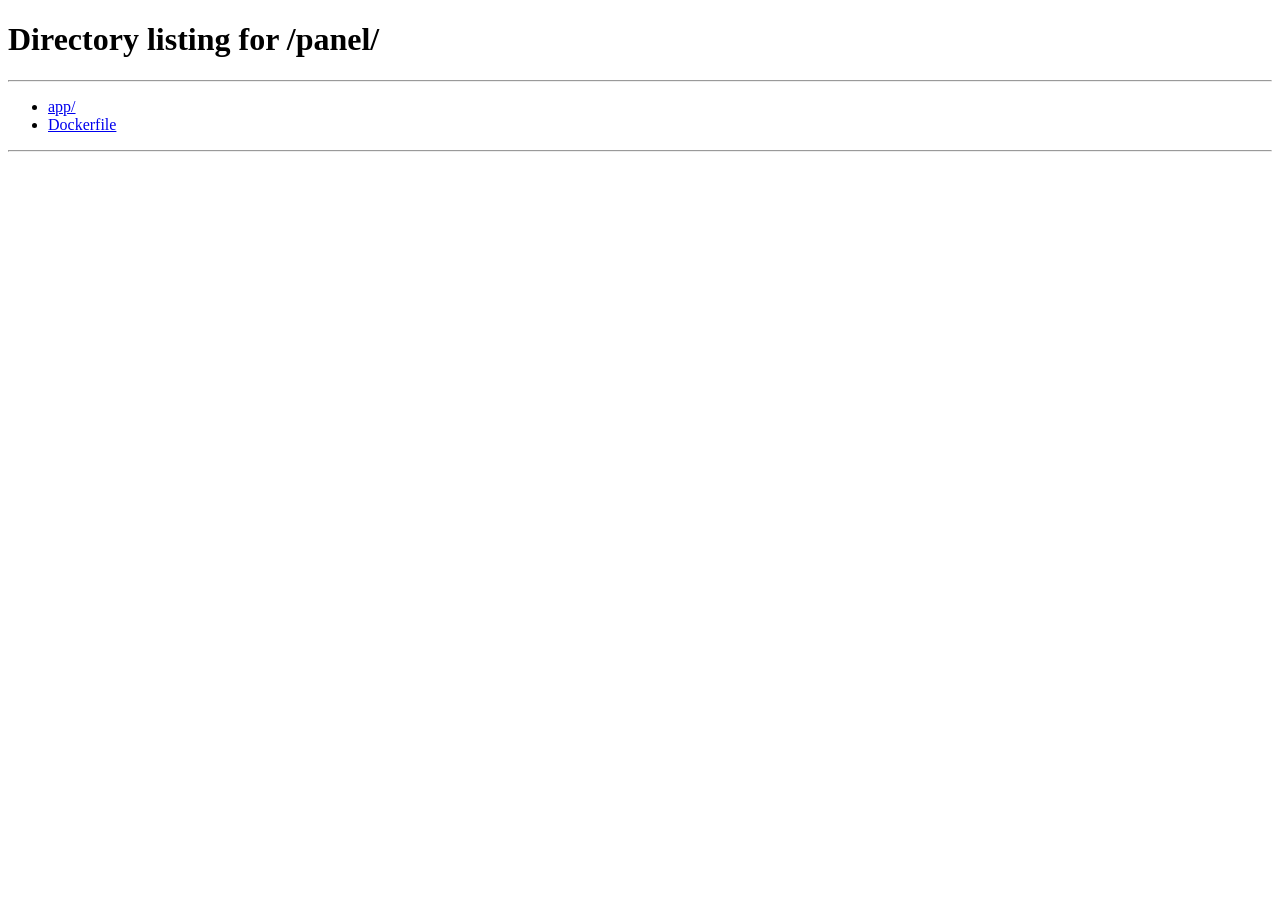
<file: web/index.html>
<!doctype html>
<html lang="es"><head><meta charset="utf-8"><meta name="viewport" content="width=device-width, initial-scale=1">
<title>Disponible</title><meta http-equiv="refresh" content="0; url=/panel/">
<style>body{font:16px system-ui;margin:2rem;background:#111513;color:#e5ebe6}a{color:#3fa774}</style></head>
<body><p>Disponible de unidades. <a href="/panel/">Entrar al panel</a>. Los transportes cargan con su link.</p></body></html>
</file>
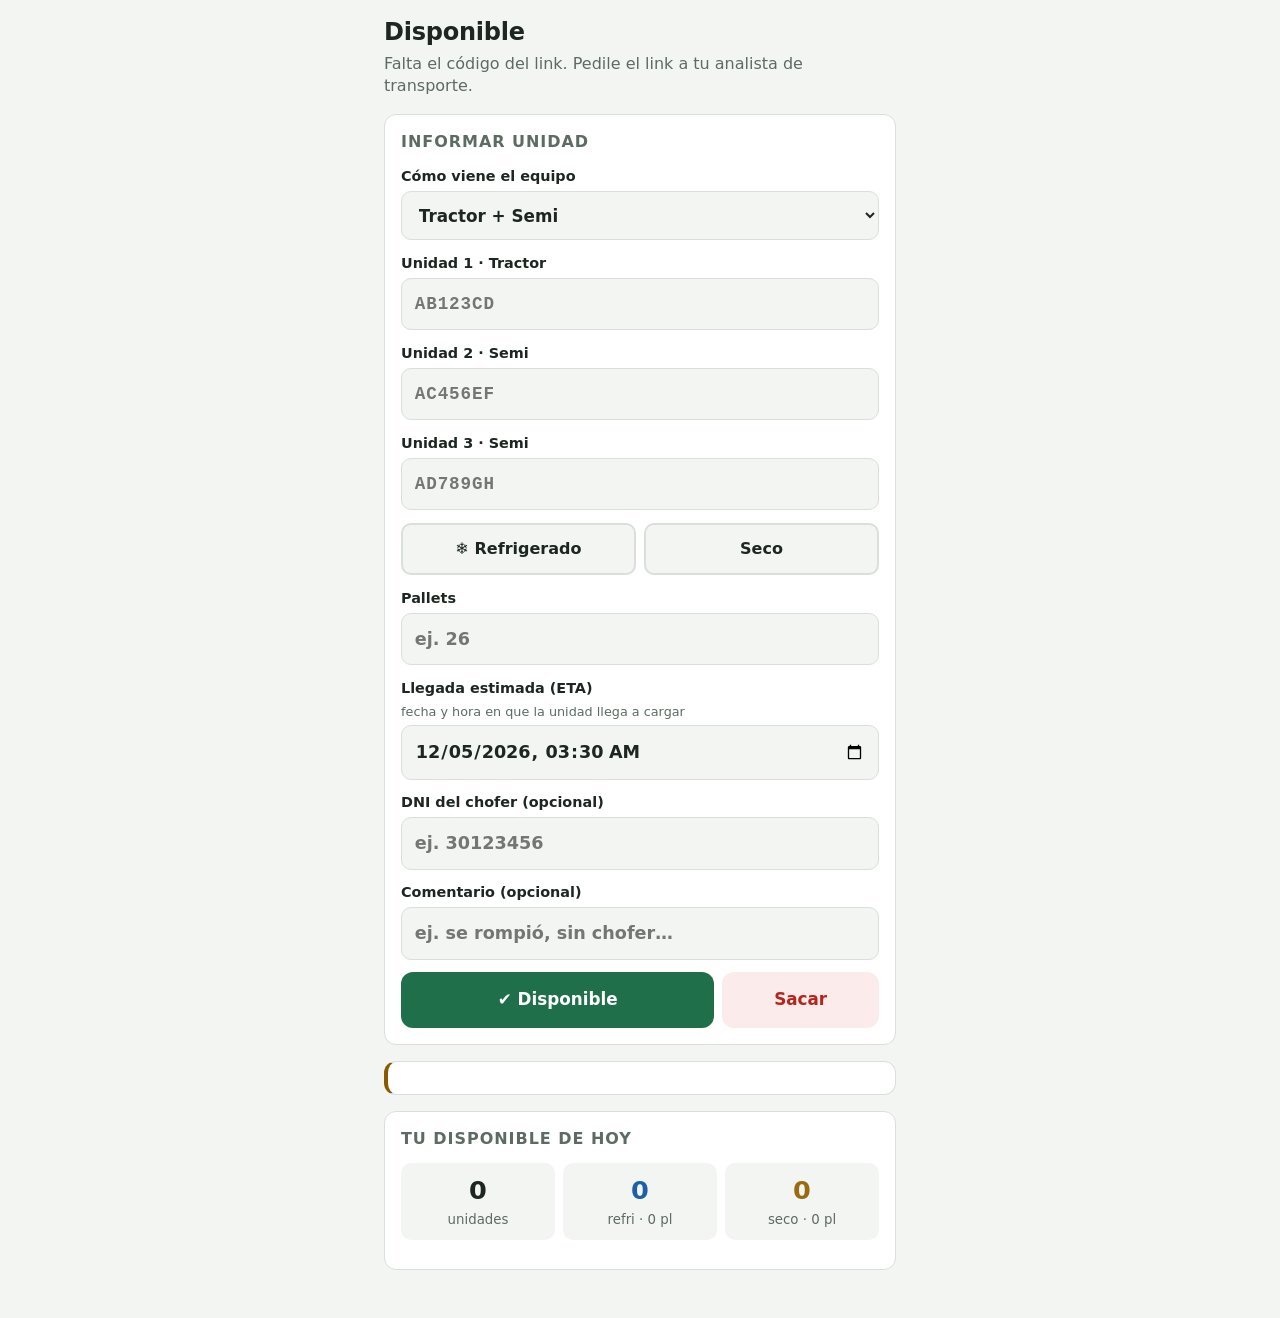
<file: web/cargar.html>
<!doctype html>
<html lang="es">
<head>
<meta charset="utf-8">
<meta name="viewport" content="width=device-width, initial-scale=1, viewport-fit=cover">
<title>Disponible</title>
<style>
  /* Formulario de campo: una columna, botones grandes para el pulgar, colores de semáforo para el estado */
  :root {
    --bg: #f3f5f2; --card: #ffffff; --fg: #1d2620; --muted: #5d6b62; --line: #d9dfd9;
    --accent: #1f6f4a; --accent-fg: #ffffff; --refri: #1d5fa8; --seco: #9a6a12; --bad: #b3261e; --bad-bg: #fbeceb;
    --ok-bg: #e5f3ea; --warn: #8a5a00; --warn-bg: #fdf1d8;
    --sans: "Archivo", system-ui, -apple-system, "Segoe UI", sans-serif;
    --mono: "JetBrains Mono", ui-monospace, Consolas, monospace;
  }
  @media (prefers-color-scheme: dark) {
    :root { --bg: #121614; --card: #1b201d; --fg: #e6ece7; --muted: #9aa79f; --line: #2c342f;
      --accent: #3fa774; --accent-fg: #0d1410; --refri: #6aa8ef; --seco: #e0aa48; --bad: #f08a80; --bad-bg: #3a1f1d; --ok-bg: #1d3327; --warn: #f1c35e; --warn-bg: #3a2f14; color-scheme: dark; }
  }
  * { box-sizing: border-box; }
  body { margin: 0; background: var(--bg); color: var(--fg); font: 16px/1.4 var(--sans); }
  main { max-width: 34rem; margin: 0 auto; padding: 1rem 16px 3rem; display: grid; gap: 1rem; }
  header h1 { margin: 0; font-size: 1.5rem; letter-spacing: -0.01em; }
  header p { margin: .2rem 0 0; color: var(--muted); }
  .card { background: var(--card); border: 1px solid var(--line); border-radius: 12px; padding: 1rem; display: grid; gap: .8rem; }
  .card h2 { margin: 0; font-size: 1rem; text-transform: uppercase; letter-spacing: .06em; color: var(--muted); }
  label { display: grid; gap: .3rem; font-weight: 600; font-size: .9rem; }
  input, button { font: inherit; }
  input[type=text], input[type=number], input[type=datetime-local], input[type=tel] { width: 100%; padding: .8rem; border-radius: 10px; border: 1px solid var(--line); background: var(--bg); color: var(--fg); font-size: 1.1rem; }
  .pat-in { font-family: var(--mono); text-transform: uppercase; letter-spacing: .05em; }
  select { width: 100%; padding: .8rem; border-radius: 10px; border: 1px solid var(--line); background: var(--bg); color: var(--fg); font: inherit; font-size: 1.05rem; }
  .seg { display: grid; grid-template-columns: 1fr 1fr; gap: .5rem; }
  .seg button { padding: .8rem; border-radius: 10px; border: 2px solid var(--line); background: var(--bg); color: var(--fg); font-weight: 700; cursor: pointer; }
  .seg button[aria-pressed=true][data-v=refri] { border-color: var(--refri); color: var(--refri); }
  .seg button[aria-pressed=true][data-v=seco] { border-color: var(--seco); color: var(--seco); }
  .acciones { display: grid; grid-template-columns: 2fr 1fr; gap: .5rem; }
  .btn { padding: 1rem; border: 0; border-radius: 12px; font-weight: 800; font-size: 1.05rem; cursor: pointer; }
  .btn.si { background: var(--accent); color: var(--accent-fg); }
  .btn.no { background: var(--bad-bg); color: var(--bad); }
  .btn:disabled { opacity: .5; cursor: wait; }
  button:focus-visible, input:focus-visible { outline: 3px solid var(--accent); outline-offset: 2px; }
  .resumen { display: grid; grid-template-columns: repeat(3, 1fr); gap: .5rem; text-align: center; }
  .resumen div { background: var(--bg); border-radius: 10px; padding: .6rem .3rem; }
  .resumen b { display: block; font-size: 1.6rem; font-variant-numeric: tabular-nums; }
  .resumen small { color: var(--muted); }
  .r b { color: var(--refri); } .s b { color: var(--seco); }
  .cuota { font-weight: 700; }
  ul { list-style: none; margin: 0; padding: 0; display: grid; gap: .4rem; }
  li { display: flex; align-items: center; gap: .6rem; padding: .55rem .6rem; border-radius: 10px; background: var(--bg); }
  li .pat { font-family: var(--mono); font-weight: 700; min-width: 6.5rem; }
  li .det { color: var(--muted); flex: 1; font-size: .9rem; }
  li button { border: 0; border-radius: 8px; padding: .45rem .7rem; font-weight: 700; cursor: pointer; background: var(--bad-bg); color: var(--bad); }
  .tag { font-size: .75rem; font-weight: 800; padding: .1rem .4rem; border-radius: 6px; text-transform: uppercase; }
  .tag.refri { color: var(--refri); border: 1px solid var(--refri); } .tag.seco { color: var(--seco); border: 1px solid var(--seco); }
  .bloq { margin: 0; padding: .6rem .8rem; border-radius: 10px; background: var(--bad-bg); color: var(--bad); font-weight: 600; font-size: .9rem; }
  .avis { margin: 0; padding: .6rem .8rem; border-radius: 10px; background: var(--warn-bg, #fdf1d8); color: var(--warn, #8a5a00); font-weight: 600; font-size: .9rem; }
  .dos { display: grid; grid-template-columns: 1fr 1fr; gap: .5rem; }
  li.usada { opacity: .65; } li .usado { font-size: .8rem; font-weight: 700; color: var(--muted); }
  .hint { font-weight: 400; color: var(--muted); font-size: .8rem; }
  #autollenado { margin: -.2rem 0 .4rem; color: var(--accent); }
  #autollenado button.link { background: none; border: 0; padding: 0; margin: 0; width: auto; min-height: 0; color: inherit; text-decoration: underline; font: inherit; cursor: pointer; }
  .gcg { font-size: .85rem; margin-top: .3rem; display: grid; gap: .25rem; }
  .gcg .fila { display: flex; gap: .4rem; align-items: baseline; flex-wrap: wrap; }
  .gcg ul { list-style: disc; padding-left: 1.2rem; display: block; margin: 0; }
  .gcg li { display: list-item; background: none; padding: 0; margin: .1rem 0; }
  .sem { font-weight: 800; } .sem.rojo { color: var(--bad); } .sem.amarillo { color: var(--warn); } .sem.verde { color: var(--accent); }
  li.carga { display: grid; grid-template-columns: 1fr; gap: .3rem; }
  li.carga .top { display: flex; align-items: center; gap: .6rem; }
  .btn-gcg { border: 1px solid var(--line) !important; background: var(--card) !important; color: var(--fg) !important; font-size: .8rem; padding: .35rem .6rem !important; }
  #resultado-gcg { border-left: 4px solid var(--warn); }
  #msg { padding: .8rem; border-radius: 10px; font-weight: 600; }
  #msg.ok { background: var(--ok-bg); } #msg.err { background: var(--bad-bg); color: var(--bad); }
  .vacio { color: var(--muted); margin: 0; }
  @media (prefers-reduced-motion: no-preference) { #msg { transition: opacity .3s; } }
</style>
</head>
<body>
<main>
  <header>
    <h1 id="titulo">Disponible</h1>
    <p id="sub">Cargando…</p>
  </header>

  <div id="msg" hidden></div>

  <section class="card" id="form" hidden>
    <h2>Informar unidad</h2>
    <label for="config">Cómo viene el equipo
      <select id="config">
        <option value="tractor_semi">Tractor + Semi</option>
        <option value="chasis_acoplado">Chasis + Acoplado</option>
        <option value="tractor_bitren">Tractor + Bitren + Semi</option>
        <option value="chasis_solo">Chasis / balancín solo (8 a 16 pallets)</option>
      </select>
    </label>
    <label for="patente"><span id="l-p1">Unidad 1 · Tractor</span>
      <input id="patente" class="pat-in" type="text" list="mis-unidades" autocomplete="off" placeholder="AB123CD" maxlength="10">
    </label>
    <label for="patente2" id="w-p2"><span id="l-p2">Unidad 2 · Semi</span>
      <input id="patente2" class="pat-in" type="text" list="mis-remolques" autocomplete="off" placeholder="AC456EF" maxlength="10">
    </label>
    <label for="patente3" id="w-p3" hidden><span id="l-p3">Unidad 3 · Semi</span>
      <input id="patente3" class="pat-in" type="text" list="mis-remolques" autocomplete="off" placeholder="AD789GH" maxlength="10">
    </label>
    <datalist id="mis-unidades"></datalist><datalist id="mis-remolques"></datalist><datalist id="mis-choferes"></datalist>
    <p id="autollenado" class="hint" hidden></p>
    <div id="alertas" hidden></div>
    <div>
      <div class="seg" role="group" aria-label="Tipo">
        <button type="button" data-v="refri" aria-pressed="false">❄ Refrigerado</button>
        <button type="button" data-v="seco" aria-pressed="false">Seco</button>
      </div>
    </div>
    <label for="pallets">Pallets
      <input id="pallets" type="number" inputmode="numeric" min="1" max="40" placeholder="ej. 26">
    </label>
    <label for="eta">Llegada estimada (ETA) <span class="hint">fecha y hora en que la unidad llega a cargar</span>
      <input id="eta" type="datetime-local">
    </label>
    <label for="chofer">DNI del chofer (opcional)
      <input id="chofer" type="tel" inputmode="numeric" maxlength="12" placeholder="ej. 30123456" autocomplete="off" list="mis-choferes">
    </label>
    <label for="comentario">Comentario (opcional)
      <input id="comentario" type="text" maxlength="200" placeholder="ej. se rompió, sin chofer…">
    </label>
    <div class="acciones">
      <button class="btn si" id="btn-si" type="button">✔ Disponible</button>
      <button class="btn no" id="btn-no" type="button">Sacar</button>
    </div>
  </section>

  <section class="card" id="resultado-gcg" hidden></section>
  <section class="card" id="hoy" hidden>
    <h2>Tu disponible de hoy</h2>
    <div class="resumen">
      <div><b id="t-u">0</b><small>unidades</small></div>
      <div class="r"><b id="t-r">0</b><small>refri · <span id="t-rp">0</span> pl</small></div>
      <div class="s"><b id="t-s">0</b><small>seco · <span id="t-sp">0</span> pl</small></div>
    </div>
    <p class="cuota" id="cuota" hidden></p>
    <ul id="lista"></ul>
  </section>
</main>
<script>
const T = new URLSearchParams(location.search).get('t') || '';
const API = '/panel/publico/t/' + encodeURIComponent(T);
let unidades = {}, recientes = {}, tipo = '';
// Autocompletar: al poner la patente de la unidad 1 se completa con la última carga de ese equipo.
// No pisa lo que el transportista ya escribió a mano (tocados).
const tocados = new Set(); let autoDe = '';
function autocompletar(p) {
  const r = recientes[p];
  if (p === autoDe) return false;
  if (!r) {                                        // cambió a una patente sin historial: saca lo completado del equipo anterior
    if (autoDe) { ['patente2', 'patente3', 'pallets', 'chofer'].forEach(id => { if (!tocados.has(id)) $(id).value = ''; });
                  if (!tocados.has('tipo')) setTipo(''); autoDe = ''; $('autollenado').hidden = true; }
    return false;
  }
  autoDe = p;
  if (!tocados.has('config') && r.configuracion && CONFIG[r.configuracion]) { $('config').value = r.configuracion; aplicarConfig(); }
  if (!tocados.has('patente2')) $('patente2').value = r.patente2 || '';
  if (!tocados.has('patente3')) $('patente3').value = r.patente3 || '';
  if (!tocados.has('tipo') && r.tipo) setTipo(r.tipo);
  if (!tocados.has('pallets') && r.pallets) $('pallets').value = r.pallets;
  if (!tocados.has('chofer')) $('chofer').value = r.chofer_dni || '';
  const n = $('autollenado');
  n.innerHTML = `↺ Completado con la última carga de ${esc(p)} (${r.fecha.split('-').reverse().join('/')}). Revisá y cambiá lo que haga falta. <button type="button" class="link" id="b-limpiar-auto">Borrar lo completado</button>`;
  n.hidden = false;
  $('b-limpiar-auto').onclick = () => { ['patente2', 'patente3', 'pallets', 'chofer'].forEach(id => { if (!tocados.has(id)) $(id).value = ''; });
    if (!tocados.has('tipo')) setTipo(''); n.hidden = true; revisar(); };
  return true;
}
const $ = id => document.getElementById(id);
const esc = s => String(s ?? '').replace(/[&<>"]/g, c => ({ '&': '&amp;', '<': '&lt;', '>': '&gt;', '"': '&quot;' }[c]));
function aviso(texto, ok) { const m = $('msg'); m.textContent = texto; m.className = ok ? 'ok' : 'err'; m.hidden = false;
  clearTimeout(aviso.t); aviso.t = setTimeout(() => { m.hidden = true; }, 7000); }
function setTipo(v) { tipo = v; document.querySelectorAll('.seg button').forEach(b => b.setAttribute('aria-pressed', String(b.dataset.v === v))); }
const norm = p => p.replace(/[\s.\-]/g, '').toUpperCase();
const fh = iso => iso ? `${iso.slice(8, 10)}/${iso.slice(5, 7)} ${iso.slice(11, 16)}` : '';
const CONFIG = { tractor_semi: ['Tractor', 'Semi'], chasis_acoplado: ['Chasis', 'Acoplado'],
                 tractor_bitren: ['Tractor', 'Bitren', 'Semi'], chasis_solo: ['Chasis / balancín'] };
function aplicarConfig() {
  const roles = CONFIG[$('config').value];
  roles.forEach((r, i) => ($('l-p' + (i + 1)).textContent = `Unidad ${i + 1} · ${r}`));
  $('w-p2').hidden = roles.length < 2; $('w-p3').hidden = roles.length < 3;
  if (roles.length < 2) $('patente2').value = ''; if (roles.length < 3) $('patente3').value = '';
  $('pallets').placeholder = $('config').value === 'chasis_solo' ? 'de 8 a 16' : 'ej. 26';
  revisar();
}
const patentesForm = () => ['patente', 'patente2', 'patente3'].slice(0, CONFIG[$('config').value].length).map(id => norm($(id).value));
const SEM = { verde: '🟢 Verde', amarillo: '🟡 Amarillo', rojo: '🔴 Rojo', sin_dato: '⚪ No figura en GCG' };
const EST = { vencido: 'vencido', falta: 'falta cargar', 'por vencer': 'por vencer' };
// Qué le falta en GCG (unidad y chofer): lo que tiene que actualizar el transporte.
function gcgBloque(titulo, x, completo) {
  const pend = x.pendientes || [];
  const lista = pend.length ? '<ul>' + pend.map(p => `<li>${esc(p.documento)} — <b>${EST[p.estado] || esc(p.estado)}</b>${p.fecha ? ' (' + p.fecha.split('-').reverse().join('/') + ')' : ''}${p.critico ? ' · <b>bloquea</b>' : ''}</li>`).join('') + '</ul>' : '';
  const nota = pend.length ? `<span class="hint">${pend.length} documento(s) para actualizar</span>` : x.color === 'sin_dato' ? '' : '<span class="hint">sin pendientes</span>';
  return `<div><div class="fila"><span>${titulo}:</span><span class="sem ${x.color}">${SEM[x.color] || ''}</span>${nota}</div>${completo || x.color !== 'verde' ? lista : ''}</div>`;
}
// Qué le falta en GCG (cada patente del equipo y el chofer): lo que tiene que actualizar el transporte.
function gcgHtml(g, completo) {
  if (!g) return '';
  const unidades = g.unidades || (g.unidad ? [{ ...g.unidad, patente: 'Unidad', rol: '' }] : []);
  return '<div class="gcg">' + unidades.map(u => gcgBloque(`${u.rol ? esc(u.rol) + ' ' : ''}<span class="pat">${esc(u.patente)}</span>`, u, completo)).join('') +
    (g.chofer ? gcgBloque('Chofer', g.chofer, completo) : '') + '</div>';
}
const algoPendiente = (g) => g && [...(g.unidades || [g.unidad]).filter(Boolean), g.chofer].filter(Boolean).some(x => x.color !== 'verde');
function ahoraLocal(min = 0) { const d = new Date(Date.now() + min * 60000); d.setMinutes(d.getMinutes() - d.getTimezoneOffset()); return d.toISOString().slice(0, 16); }

function pintar(d) {
  $('titulo').textContent = 'Disponible · ' + d.transporte;
  $('sub').textContent = 'Hoy ' + d.fecha.split('-').reverse().join('/') + ' — cargá cada unidad que tengas para despachar';
  unidades = Object.fromEntries((d.unidades || []).map(u => [u.patente, u]));
  recientes = d.recientes || {};
  // Sugerencias: primero los equipos que ya cargó (con su última carga), después el resto del maestro
  const sug = Object.entries(recientes).map(([p, r]) => `<option value="${esc(p)}">Última vez: ${[r.patente2, r.patente3].filter(Boolean).map(esc).join(' + ') || 'solo'} · ${r.pallets || '?'} pl ${r.tipo || ''}${r.chofer_dni ? ' · chofer ' + esc(r.chofer_nombre || r.chofer_dni) : ''}</option>`)
    .concat(Object.values(unidades).filter(u => !recientes[u.patente]).map(u => `<option value="${u.patente}">${u.tipo === 'refri' ? 'Refri' : 'Seco'} · ${u.pallets || '?'} pl${u.bloqueado ? ' · bloqueada' : ''}</option>`));
  $('mis-unidades').innerHTML = sug.join('');
  const rem = new Set(Object.values(recientes).flatMap(r => [r.patente2, r.patente3]).filter(Boolean));
  Object.values(unidades).forEach(u => rem.add(u.patente));
  $('mis-remolques').innerHTML = [...rem].map(p => `<option value="${esc(p)}">`).join('');
  $('mis-choferes').innerHTML = (d.choferes || []).map(c => `<option value="${esc(c.dni)}">${esc(c.nombre || '')}</option>`).join('');
  const disp = d.filas.filter(f => f.estado === 'disponible'), usadas = d.filas.filter(f => f.estado === 'usada');
  const sum = (arr, t) => arr.filter(f => f.tipo === t);
  const pl = arr => arr.reduce((a, f) => a + (Number(f.pallets) || 0), 0);
  $('t-u').textContent = disp.length; $('t-r').textContent = sum(disp, 'refri').length; $('t-rp').textContent = pl(sum(disp, 'refri'));
  $('t-s').textContent = sum(disp, 'seco').length; $('t-sp').textContent = pl(sum(disp, 'seco'));
  const cargadas = disp.length + usadas.length;
  if (d.cuota) { $('cuota').hidden = false; const f = Math.max(0, d.cuota - cargadas);
    $('cuota').textContent = f ? `Cuota del día: ${cargadas} de ${d.cuota} — faltan ${f}` : `Cuota del día cumplida: ${cargadas} de ${d.cuota} ✔`; }
  $('lista').innerHTML = d.filas.length ? d.filas.map(a => a.estado === 'usada'
      ? `<li class="usada"><span class="pat">${(a.equipo && a.equipo.length ? a.equipo.map(e => esc(e.patente)) : [esc(a.patente)]).join(' + ')}</span><span class="tag ${a.tipo}">${a.tipo}</span><span class="det">${a.pallets} pl</span><span class="usado">✔ ya se usó</span></li>`
      : `<li class="carga"><div class="top"><span class="pat">${(a.equipo && a.equipo.length ? a.equipo.map(e => esc(e.patente)) : [esc(a.patente)]).join(' + ')}</span><span class="tag ${a.tipo}">${a.tipo}</span>
         <span class="det">${a.pallets} pl${a.eta ? ' · llega ' + fh(a.eta) : ''}${a.bloqueado ? ' · ⛔ bloqueada' : ''}</span>
         <button type="button" data-sacar="${esc(a.patente)}" data-tipo="${a.tipo}" data-pallets="${a.pallets}">Sacar</button></div>
         ${gcgHtml(a.gcg)}
         ${algoPendiente(a.gcg)
           ? `<div><button type="button" class="btn-gcg" data-gcg="${a.movimiento_id}">🔄 Ya actualicé los documentos: volver a consultar GCG</button></div>` : ''}</li>`).join('')
    : '<li class="vacio">Todavía no informaste unidades hoy.</li>';
  $('form').hidden = false; $('hoy').hidden = false;
}

async function cargar() {
  if (!T) { $('sub').textContent = 'Falta el código del link. Pedile el link a tu analista de transporte.'; return; }
  try { const r = await fetch(API); const d = await r.json();
    if (!r.ok || !d.ok) throw new Error(d.error || d.detail || 'Link inválido'); pintar(d);
  } catch (e) { $('sub').textContent = e.message + '. Pedile el link nuevo a tu analista.'; }
}

function mostrarAlertas(al) {
  const c = $('alertas');
  c.innerHTML = (al || []).map(a => `<p class="${a.nivel === 'bloqueo' ? 'bloq' : 'avis'}">${a.nivel === 'bloqueo' ? '⛔' : '⚠'} ${esc(a.texto)}</p>`).join('') +
    ((al || []).some(a => a.nivel === 'bloqueo') ? '<p class="avis">Igual podés informarla: queda marcada como bloqueada en el disponible.</p>' : '');
  c.hidden = !c.innerHTML; c.style.display = c.hidden ? '' : 'grid'; c.style.gap = '.4rem';
}
let tAlert;
function revisar() {
  clearTimeout(tAlert);
  tAlert = setTimeout(async () => {
    const ps = patentesForm(), dni = $('chofer').value.replace(/\D/g, '');
    const validas = ps.filter(p => /^(?=.*[A-Z])(?=.*\d)[A-Z0-9]{5,8}$/.test(p));
    if (!validas.length) { mostrarAlertas([]); return; }
    try { const q = new URLSearchParams({ patente: ps[0] || '', patente2: ps[1] || '', patente3: ps[2] || '', dni });
      const r = await fetch(`${API}/alertas?${q}`); const d = await r.json();
      mostrarAlertas(d.alertas);
      if (d.unidad) { if (d.unidad.tipo && !tipo) setTipo(d.unidad.tipo); if (d.unidad.pallets && !$('pallets').value) $('pallets').value = d.unidad.pallets; }
    } catch { /* sin conexión: se valida al enviar */ }
  }, 350);
}

async function enviar(accion, item) {
  const btns = [$('btn-si'), $('btn-no')]; btns.forEach(b => b.disabled = true);
  try {
    const r = await fetch(`${API}/movimiento`, { method: 'POST', headers: { 'Content-Type': 'application/json' },
      body: JSON.stringify({ accion, ...item, comentario: $('comentario').value.trim() }) });
    const d = await r.json(); if (!r.ok || !d.ok) throw new Error(d.error || 'No se pudo guardar');
    const bloq = (d.alertas || []).some(a => a.nivel === 'bloqueo');
    aviso((accion === 'agrega' ? (bloq ? '⛔ Cargada como BLOQUEADA: ' : '✔ Disponible: ') : '✖ Sacada: ') + item.patente, !bloq);
    const cargada = accion === 'agrega' ? d.filas.find(f => f.patente === item.patente) : null;
    const caja = $('resultado-gcg');
    if (cargada && cargada.gcg) {
      const pend = algoPendiente(cargada.gcg);
      caja.style.borderLeftColor = bloq ? 'var(--bad)' : pend ? 'var(--warn)' : 'var(--accent)';
      caja.innerHTML = `<h2>GCG — ${esc(item.patente)}${pend ? ': lo que tenés que actualizar' : ': en orden ✔'}</h2>${gcgHtml(cargada.gcg, true)}` +
        (pend ? `<p class="hint">Actualizalo en GCG y después tocá «🔄 volver a consultar» en la unidad, abajo. ${bloq ? 'Mientras tanto la unidad figura bloqueada.' : ''}</p>` : '');
      caja.hidden = false; caja.scrollIntoView({ behavior: 'smooth', block: 'start' });
    } else { caja.hidden = true; }
    ['patente', 'patente2', 'patente3', 'pallets', 'comentario', 'chofer'].forEach(id => ($(id).value = '')); mostrarAlertas([]); setTipo(''); pintar(d);
    tocados.clear(); autoDe = ''; $('autollenado').hidden = true;
  } catch (e) { aviso(e.message, false); } finally { btns.forEach(b => b.disabled = false); }
}

function leerForm(accion) {
  const ps = patentesForm(), patente = ps[0], pallets = Number($('pallets').value), roles = CONFIG[$('config').value];
  const ok = p => /^(?=.*[A-Z])(?=.*\d)[A-Z0-9]{5,8}$/.test(p);
  if (!ok(patente)) { aviso(`Revisá la patente de la unidad 1 (${roles[0].toLowerCase()})`, false); return null; }
  if (accion === 'quita') return { patente };
  for (let i = 1; i < roles.length; i++) if (!ok(ps[i])) { aviso(`Falta la patente de la unidad ${i + 1} (${roles[i].toLowerCase()})`, false); return null; }
  if ($('config').value === 'chasis_solo' && !(pallets >= 8 && pallets <= 16)) { aviso('Un chasis / balancín solo lleva de 8 a 16 pallets', false); return null; }
  if (!tipo) { aviso('Elegí si es Refrigerado o Seco', false); return null; }
  if (!(pallets >= 1 && pallets <= 40)) { aviso('Poné la cantidad de pallets (1 a 40)', false); return null; }
  const dni = $('chofer').value.replace(/\D/g, '');
  if (dni && !/^\d{6,12}$/.test(dni)) { aviso('Revisá el DNI del chofer', false); return null; }
  return { patente, patente2: ps[1] || '', patente3: ps[2] || '', configuracion: $('config').value, tipo, pallets, eta: $('eta').value, chofer_dni: dni };
}

document.querySelectorAll('.pat-in').forEach(el => el.addEventListener('input', (e) => {
  if (e.target.id !== 'patente') tocados.add(e.target.id);
  if (e.target.id === 'patente' && autocompletar(norm($('patente').value))) return revisar();
  const ps = patentesForm().filter(Boolean), u = unidades[ps[ps.length - 1]];       // tipo y pallets: de la unidad que carga
  if (u) { if (!tocados.has('tipo')) setTipo(u.tipo); if (!tocados.has('pallets')) $('pallets').value = u.pallets || ''; } revisar(); }));
['pallets', 'chofer'].forEach(id => $(id).addEventListener('input', () => tocados.add(id)));
$('config').addEventListener('change', () => { tocados.add('config'); aplicarConfig(); });
$('chofer').addEventListener('input', revisar);
document.querySelectorAll('.seg button').forEach(b => b.addEventListener('click', () => { tocados.add('tipo'); setTipo(b.dataset.v); }));
$('btn-si').addEventListener('click', () => { const i = leerForm('agrega'); if (i) enviar('agrega', i); });
$('btn-no').addEventListener('click', () => { const i = leerForm('quita'); if (i) enviar('quita', i); });
$('lista').addEventListener('click', async e => {
  const g = e.target.closest('[data-gcg]');
  if (g) {
    g.disabled = true; g.textContent = 'Consultando GCG…';
    try {
      const r = await fetch(`${API}/gcg/${g.dataset.gcg}`, { method: 'POST' }); const d = await r.json();
      if (!r.ok || !d.ok) throw new Error(d.error || 'No se pudo consultar');
      const rc = d.reconsulta;
      aviso(rc.se_desbloqueo ? `✔ ${rc.patente}: GCG ya la da en orden, se levantó el bloqueo` :
            rc.bloqueado ? `⛔ ${rc.patente}: GCG todavía marca documentos pendientes` : `✔ ${rc.patente}: consultada de nuevo`, !rc.bloqueado);
      $('resultado-gcg').hidden = true; pintar(d);
    } catch (err) { aviso(err.message, false); g.disabled = false; g.textContent = '🔄 Volver a consultar GCG'; }
    return;
  }
  const b = e.target.closest('[data-sacar]'); if (!b) return;
  if (confirm('¿Sacar ' + b.dataset.sacar + ' del disponible?')) enviar('quita', { patente: b.dataset.sacar }); });
$('eta').min = ahoraLocal(-24 * 60); $('eta').value = ahoraLocal(60);
cargar();
</script>
</body>
</html>
</file>
